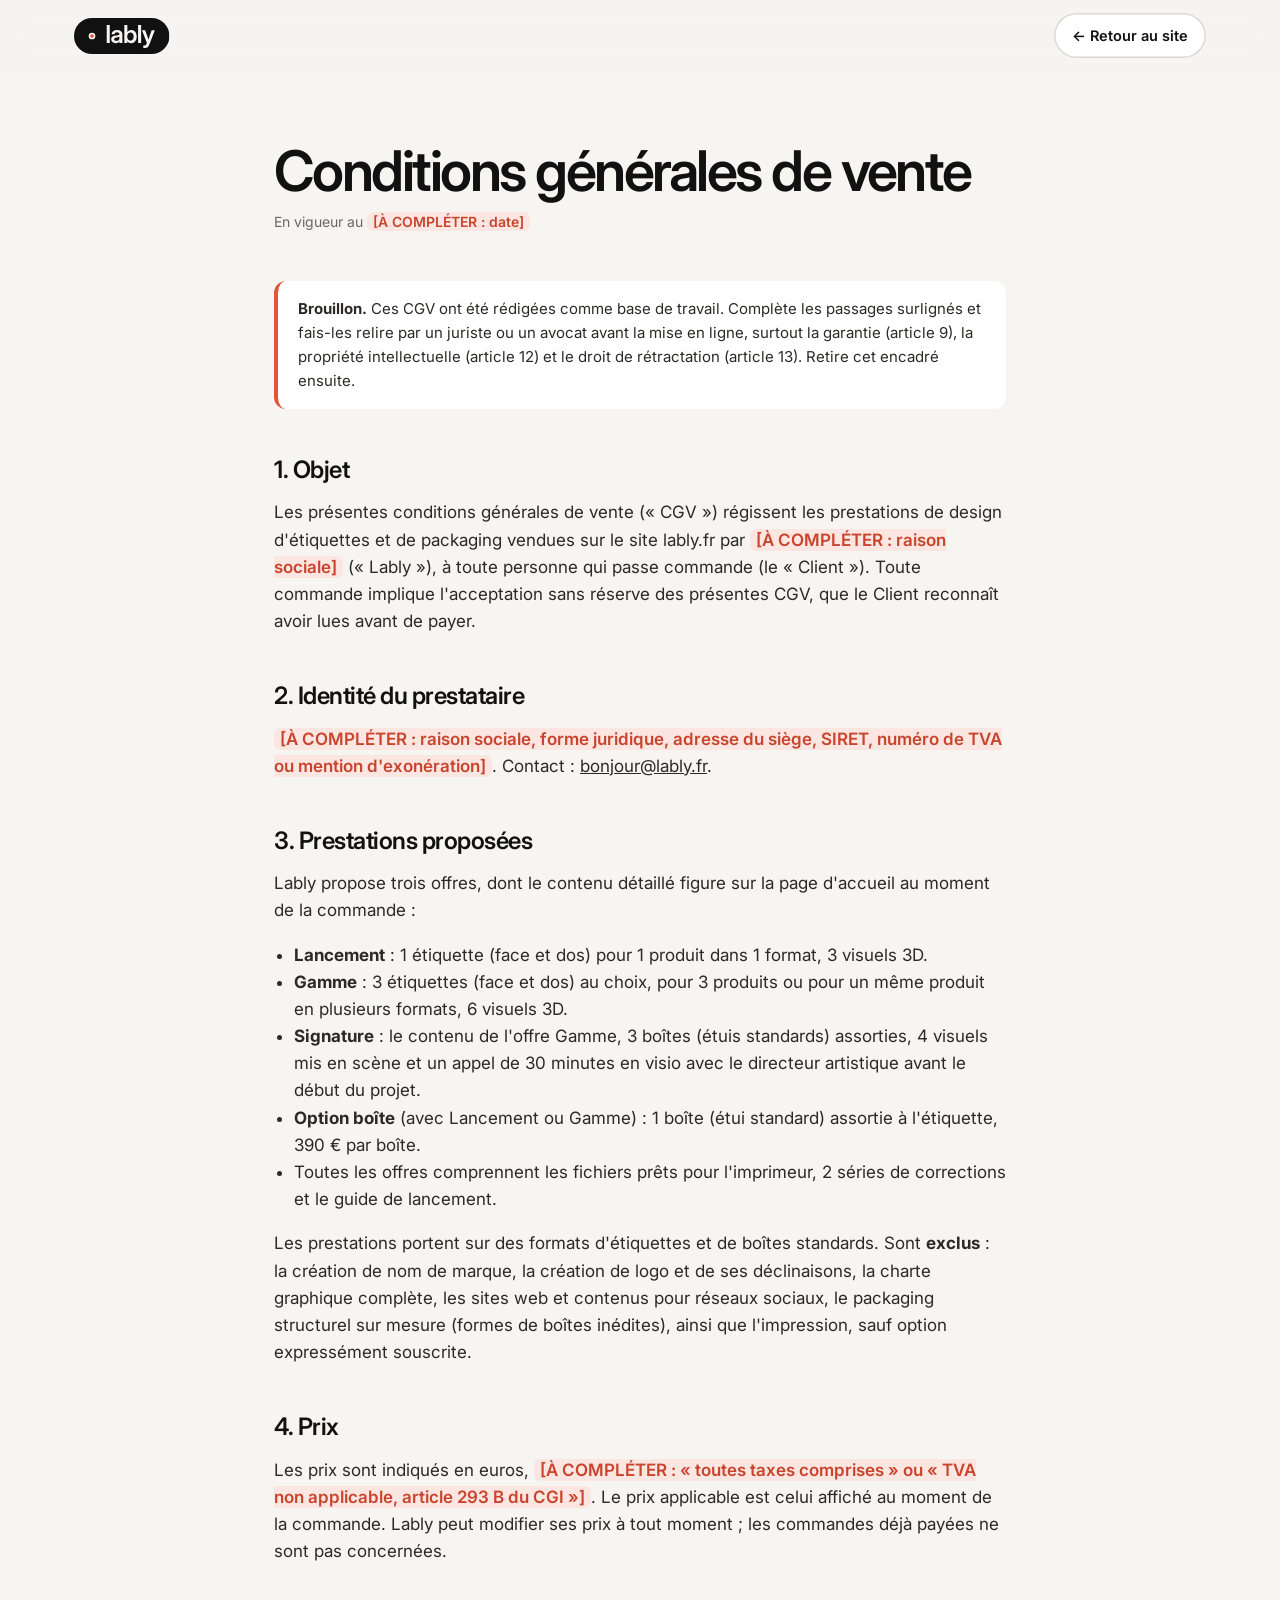
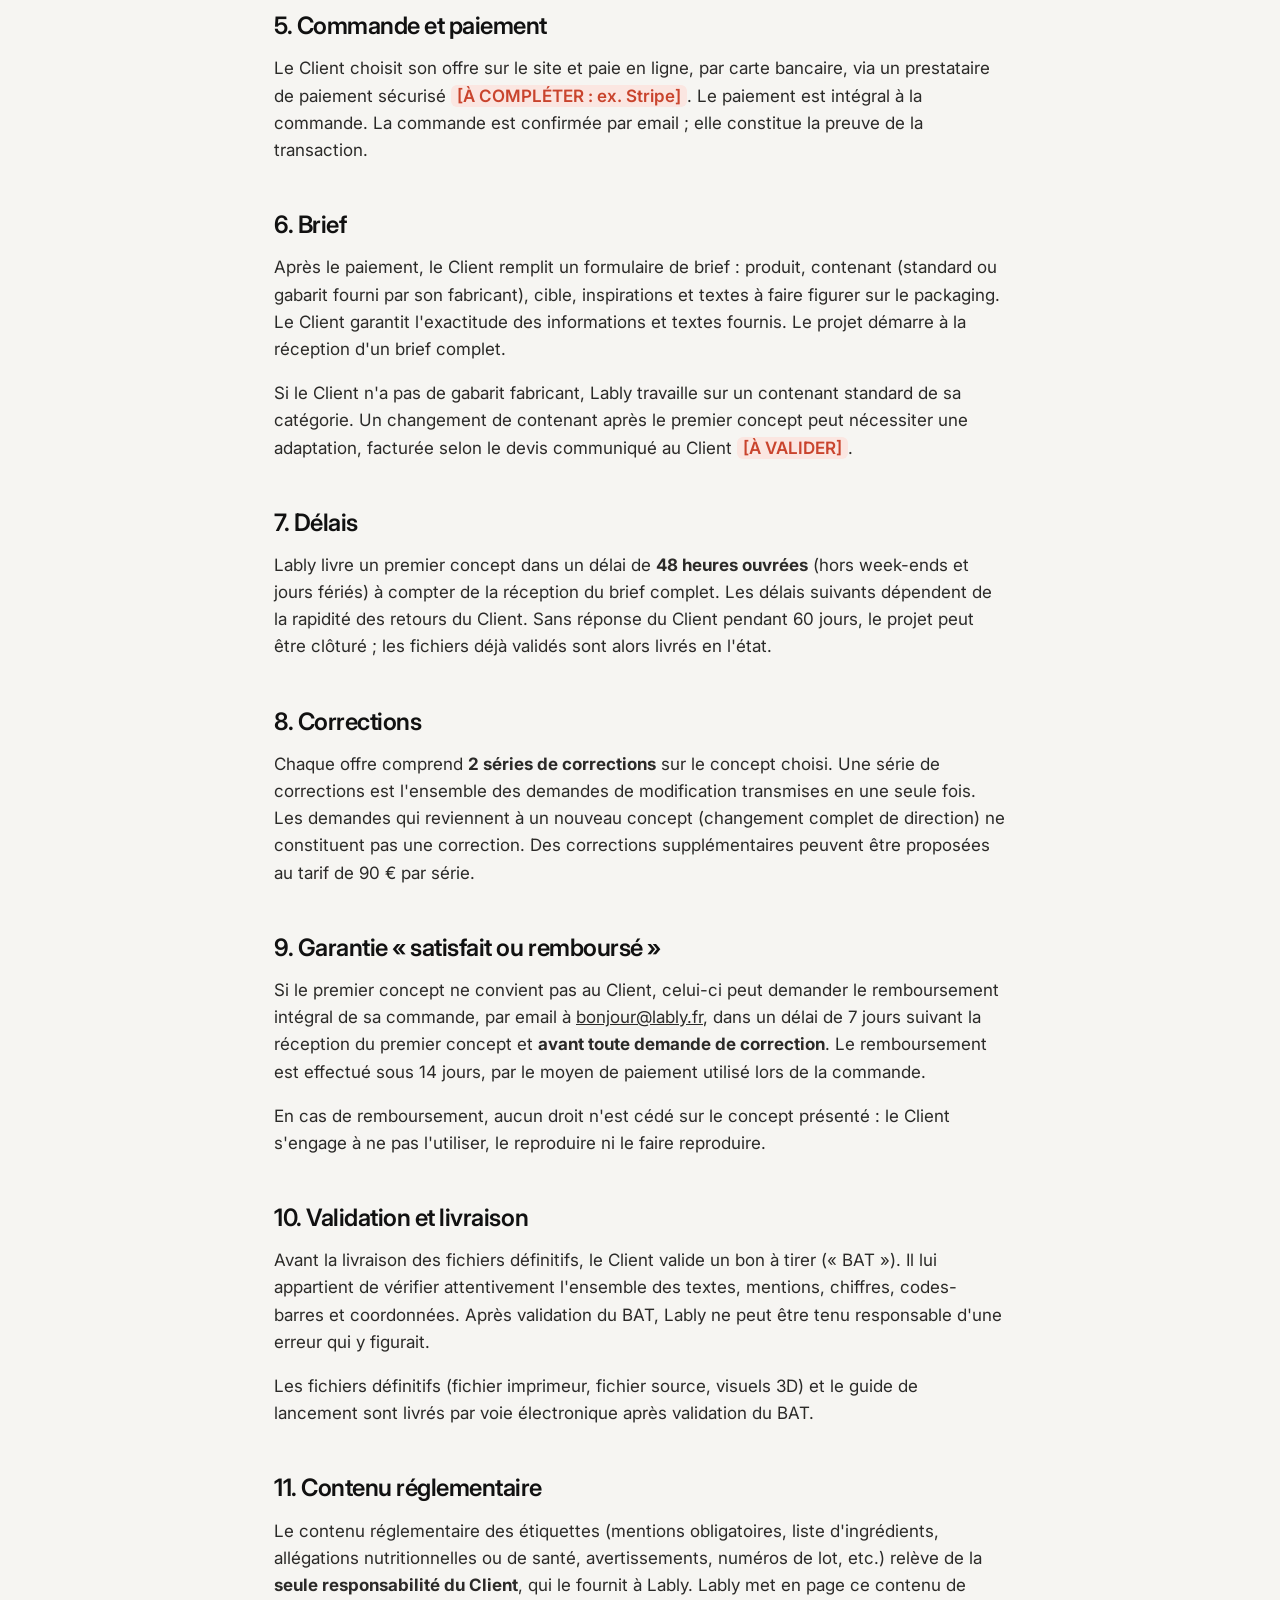
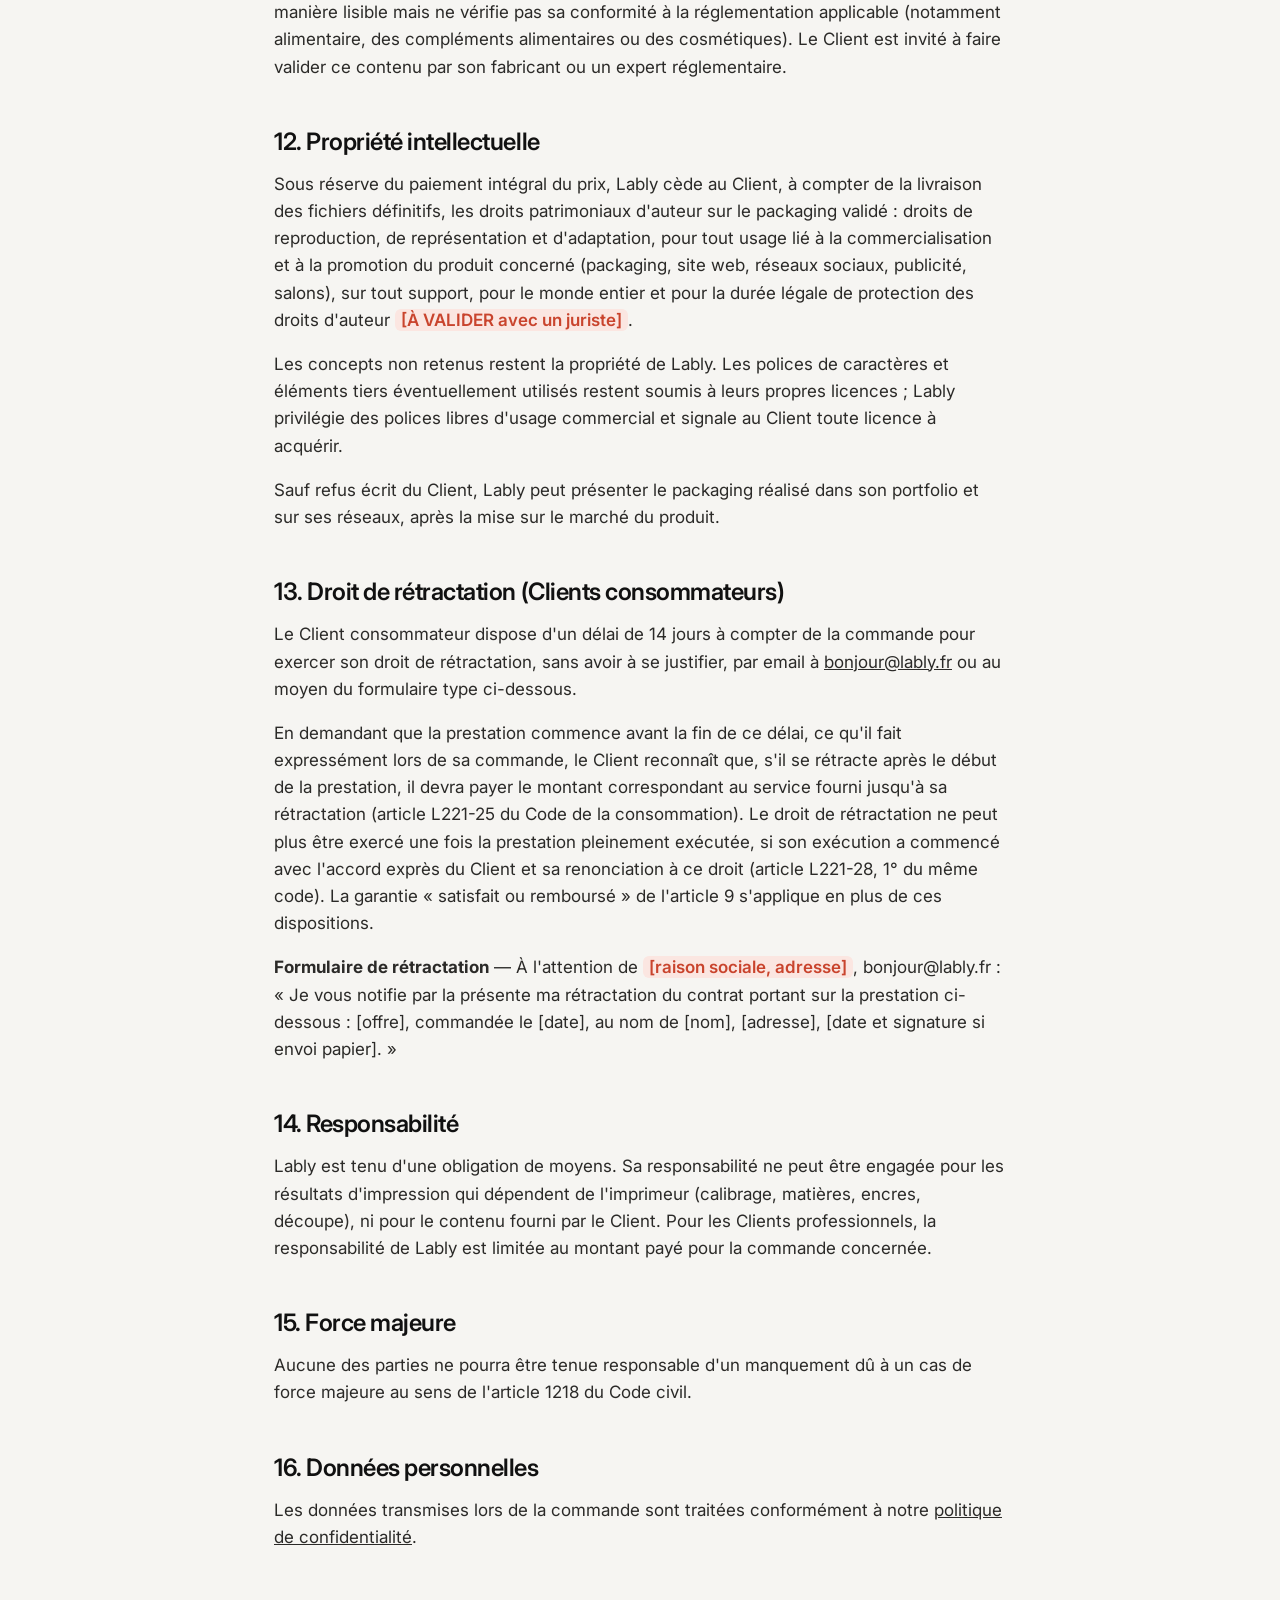
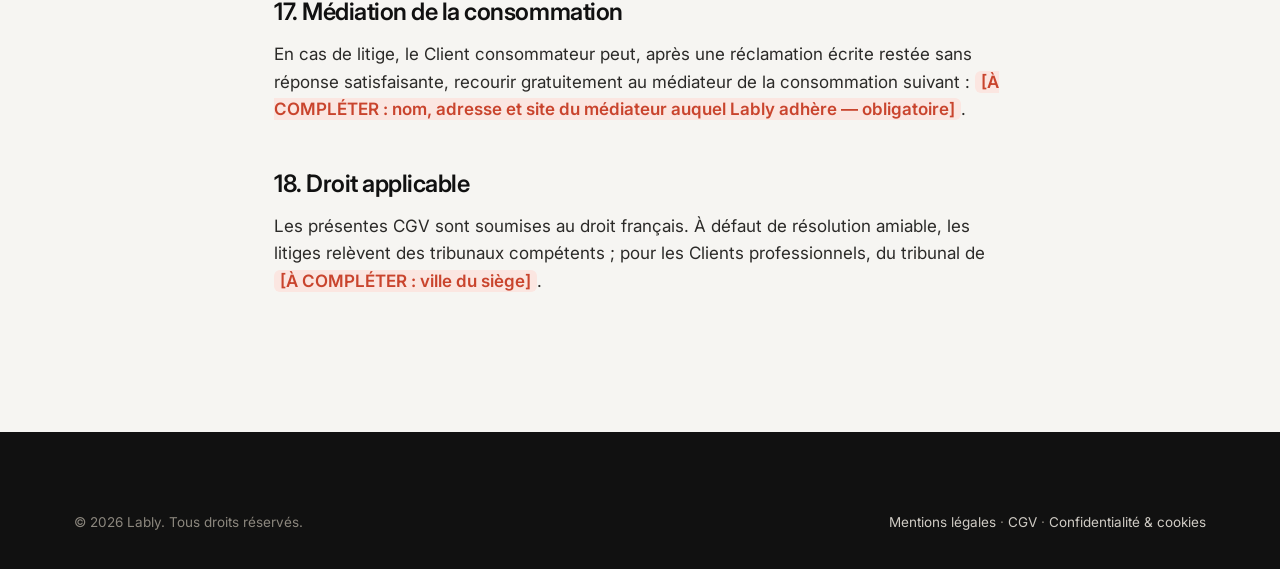
<file: cgv.html>
<!doctype html>
<html lang="fr">
<head>
  <meta charset="utf-8">
  <meta name="viewport" content="width=device-width, initial-scale=1">
  <title>Conditions générales de vente — Lably</title>
  <meta name="description" content="Conditions générales de vente des prestations de design packaging Lably.">
  <link rel="icon" type="image/svg+xml" href="brand/lably-icone.svg">
  <link rel="preconnect" href="https://fonts.googleapis.com">
  <link rel="preconnect" href="https://fonts.gstatic.com" crossorigin>
  <link href="https://fonts.googleapis.com/css2?family=Inter:opsz,wght@14..32,400..700&display=swap" rel="stylesheet">
  <link rel="stylesheet" href="assets/css/site.css?v=202611281425">
</head>
<body>

<header class="entete">
  <div class="wrap">
    <a class="logo" href="index.html" aria-label="Lably, accueil"><svg class="logo-svg" viewBox="0 0 372 140" width="372" height="140" role="img" aria-label="Lably"><defs><mask id="logo-trou" maskUnits="userSpaceOnUse" x="0" y="0" width="372" height="140"><rect width="372" height="140" fill="#fff"/><circle class="trou" cx="70" cy="70" r="13" fill="#000"/></mask><clipPath id="logo-cadre"><rect width="372" height="140" rx="70"/></clipPath></defs><g class="etiquette"><g mask="url(#logo-trou)" fill="#111111"><circle class="pilule-g" cx="70" cy="70" r="70"/><rect class="pilule-m" x="70" y="0" width="231.23" height="140"/><circle class="pilule-d" cx="301.23" cy="70" r="70"/></g><circle class="point" cx="70" cy="70" r="7" fill="#E2533A"/><g class="lettres" fill="#F6F5F2" clip-path="url(#logo-cadre)"><path class="lettre" style="--i:0" fill-rule="evenodd" d="M139.0625 27.078125H127.25V96.921875H139.0625Z"/><path class="lettre" style="--i:1" fill-rule="evenodd" d="M161.77625 97.71875C169.83875 97.71875 174.010625 94.34375 176.354375 89.9375H176.541875V96.921875H188.166875V63.171875C188.166875 52.859375 180.52625 46.4375 167.635625 46.4375C154.698125 46.4375 146.635625 52.953125 146.073125 62.796875H157.46375C157.791875 58.625 161.635625 55.625 167.40125 55.625C173.073125 55.625 176.448125 58.625 176.448125 62.84375V63.21875C176.448125 66.59375 173.3075 66.734375 164.12 67.765625C153.90125 68.84375 144.666875 71.609375 144.666875 82.859375C144.666875 92.75 151.9325 97.71875 161.77625 97.71875ZM164.6825 88.953125C159.52625 88.953125 156.198125 86.65625 156.198125 82.765625C156.198125 78.265625 160.510625 76.4375 165.573125 75.6875C170.448125 74.9375 175.041875 74.1875 176.495 73.25V78.59375C176.495 84.359375 172.416875 88.953125 164.6825 88.953125Z"/><path class="lettre" style="--i:2" fill-rule="evenodd" d="M222.45875 97.90625C235.39625 97.90625 243.880625 87.546875 243.880625 72.125C243.880625 56.890625 235.255625 46.4375 222.505625 46.4375C216.08375 46.4375 210.83375 49.015625 207.64625 54.453125H207.5525V27.078125H195.74V96.921875H207.365V89.375H207.45875C210.5525 95.09375 215.99 97.90625 222.45875 97.90625ZM219.693125 88.015625C211.95875 88.015625 206.89625 81.78125 206.89625 72.125C206.89625 62.515625 211.95875 56.234375 219.693125 56.234375C227.005625 56.234375 231.9275 61.90625 231.9275 72.125C231.9275 82.390625 227.005625 88.015625 219.693125 88.015625Z"/><path class="lettre" style="--i:3" fill-rule="evenodd" d="M261.01625 27.078125H249.20374999999999V96.921875H261.01625Z"/><path class="lettre" style="--i:4" fill-rule="evenodd" d="M269.526875 116.515625H277.26125C284.433125 116.515625 289.308125 112.8125 292.26125 105.078125L314.38625 47.421875H302.01125L292.964375 73.203125C291.69875 76.859375 290.526875 80.515625 289.401875 84.171875C288.276875 80.515625 287.058125 76.859375 285.839375 73.203125L276.745625 47.421875H264.23L283.308125 96.640625L281.48 101.421875C280.07375 105.3125 278.57375 106.90625 275.38625 106.90625H269.526875Z"/></g></g></svg></a>
    <a class="btn btn-contour btn-s" href="index.html">← Retour au site</a>
  </div>
</header>

<main class="legal">
  <div class="wrap">
    <h1>Conditions générales de vente</h1>
    <p class="maj">En vigueur au <span class="a-completer">[À COMPLÉTER&nbsp;: date]</span></p>

    <!-- À RETIRER avant la mise en ligne -->
    <div class="avertissement"><strong>Brouillon.</strong> Ces CGV ont été rédigées comme base de travail. Complète les passages surlignés et fais-les relire par un juriste ou un avocat avant la mise en ligne, surtout la garantie (article 9), la propriété intellectuelle (article 12) et le droit de rétractation (article 13). Retire cet encadré ensuite.</div>

    <h2>1. Objet</h2>
    <p>Les présentes conditions générales de vente («&nbsp;CGV&nbsp;») régissent les prestations de design d'étiquettes et de packaging vendues sur le site lably.fr par <span class="a-completer">[À COMPLÉTER&nbsp;: raison sociale]</span> («&nbsp;Lably&nbsp;»), à toute personne qui passe commande (le «&nbsp;Client&nbsp;»). Toute commande implique l'acceptation sans réserve des présentes CGV, que le Client reconnaît avoir lues avant de payer.</p>

    <h2>2. Identité du prestataire</h2>
    <p><span class="a-completer">[À COMPLÉTER&nbsp;: raison sociale, forme juridique, adresse du siège, SIRET, numéro de TVA ou mention d'exonération]</span>. Contact&nbsp;: <a href="mailto:bonjour@lably.fr">bonjour@lably.fr</a>.</p>

    <h2>3. Prestations proposées</h2>
    <p>Lably propose trois offres, dont le contenu détaillé figure sur la page d'accueil au moment de la commande&nbsp;:</p>
    <ul>
      <li><strong>Lancement</strong>&nbsp;: 1 étiquette (face et dos) pour 1 produit dans 1 format, 3 visuels 3D.</li>
      <li><strong>Gamme</strong>&nbsp;: 3 étiquettes (face et dos) au choix, pour 3 produits ou pour un même produit en plusieurs formats, 6 visuels 3D.</li>
      <li><strong>Signature</strong>&nbsp;: le contenu de l'offre Gamme, 3 boîtes (étuis standards) assorties, 4 visuels mis en scène et un appel de 30 minutes en visio avec le directeur artistique avant le début du projet.</li>
      <li><strong>Option boîte</strong> (avec Lancement ou Gamme)&nbsp;: 1 boîte (étui standard) assortie à l'étiquette, 390 € par boîte.</li>
      <li>Toutes les offres comprennent les fichiers prêts pour l'imprimeur, 2 séries de corrections et le guide de lancement.</li>
    </ul>
    <p>Les prestations portent sur des formats d'étiquettes et de boîtes standards. Sont <strong>exclus</strong>&nbsp;: la création de nom de marque, la création de logo et de ses déclinaisons, la charte graphique complète, les sites web et contenus pour réseaux sociaux, le packaging structurel sur mesure (formes de boîtes inédites), ainsi que l'impression, sauf option expressément souscrite.</p>

    <h2>4. Prix</h2>
    <p>Les prix sont indiqués en euros, <span class="a-completer">[À COMPLÉTER&nbsp;: «&nbsp;toutes taxes comprises&nbsp;» ou «&nbsp;TVA non applicable, article 293 B du CGI&nbsp;»]</span>. Le prix applicable est celui affiché au moment de la commande. Lably peut modifier ses prix à tout moment&nbsp;; les commandes déjà payées ne sont pas concernées.</p>

    <h2>5. Commande et paiement</h2>
    <p>Le Client choisit son offre sur le site et paie en ligne, par carte bancaire, via un prestataire de paiement sécurisé <span class="a-completer">[À COMPLÉTER&nbsp;: ex. Stripe]</span>. Le paiement est intégral à la commande. La commande est confirmée par email&nbsp;; elle constitue la preuve de la transaction.</p>

    <h2>6. Brief</h2>
    <p>Après le paiement, le Client remplit un formulaire de brief&nbsp;: produit, contenant (standard ou gabarit fourni par son fabricant), cible, inspirations et textes à faire figurer sur le packaging. Le Client garantit l'exactitude des informations et textes fournis. Le projet démarre à la réception d'un brief complet.</p>
    <p>Si le Client n'a pas de gabarit fabricant, Lably travaille sur un contenant standard de sa catégorie. Un changement de contenant après le premier concept peut nécessiter une adaptation, facturée selon le devis communiqué au Client <span class="a-completer">[À VALIDER]</span>.</p>

    <h2>7. Délais</h2>
    <p>Lably livre un premier concept dans un délai de <strong>48 heures ouvrées</strong> (hors week-ends et jours fériés) à compter de la réception du brief complet. Les délais suivants dépendent de la rapidité des retours du Client. Sans réponse du Client pendant 60 jours, le projet peut être clôturé&nbsp;; les fichiers déjà validés sont alors livrés en l'état.</p>

    <h2>8. Corrections</h2>
    <p>Chaque offre comprend <strong>2 séries de corrections</strong> sur le concept choisi. Une série de corrections est l'ensemble des demandes de modification transmises en une seule fois. Les demandes qui reviennent à un nouveau concept (changement complet de direction) ne constituent pas une correction. Des corrections supplémentaires peuvent être proposées au tarif de 90 € par série.</p>

    <h2>9. Garantie «&nbsp;satisfait ou remboursé&nbsp;»</h2>
    <p>Si le premier concept ne convient pas au Client, celui-ci peut demander le remboursement intégral de sa commande, par email à <a href="mailto:bonjour@lably.fr">bonjour@lably.fr</a>, dans un délai de 7 jours suivant la réception du premier concept et <strong>avant toute demande de correction</strong>. Le remboursement est effectué sous 14 jours, par le moyen de paiement utilisé lors de la commande.</p>
    <p>En cas de remboursement, aucun droit n'est cédé sur le concept présenté&nbsp;: le Client s'engage à ne pas l'utiliser, le reproduire ni le faire reproduire.</p>

    <h2>10. Validation et livraison</h2>
    <p>Avant la livraison des fichiers définitifs, le Client valide un bon à tirer («&nbsp;BAT&nbsp;»). Il lui appartient de vérifier attentivement l'ensemble des textes, mentions, chiffres, codes-barres et coordonnées. Après validation du BAT, Lably ne peut être tenu responsable d'une erreur qui y figurait.</p>
    <p>Les fichiers définitifs (fichier imprimeur, fichier source, visuels 3D) et le guide de lancement sont livrés par voie électronique après validation du BAT.</p>

    <h2>11. Contenu réglementaire</h2>
    <p>Le contenu réglementaire des étiquettes (mentions obligatoires, liste d'ingrédients, allégations nutritionnelles ou de santé, avertissements, numéros de lot, etc.) relève de la <strong>seule responsabilité du Client</strong>, qui le fournit à Lably. Lably met en page ce contenu de manière lisible mais ne vérifie pas sa conformité à la réglementation applicable (notamment alimentaire, des compléments alimentaires ou des cosmétiques). Le Client est invité à faire valider ce contenu par son fabricant ou un expert réglementaire.</p>

    <h2>12. Propriété intellectuelle</h2>
    <p>Sous réserve du paiement intégral du prix, Lably cède au Client, à compter de la livraison des fichiers définitifs, les droits patrimoniaux d'auteur sur le packaging validé&nbsp;: droits de reproduction, de représentation et d'adaptation, pour tout usage lié à la commercialisation et à la promotion du produit concerné (packaging, site web, réseaux sociaux, publicité, salons), sur tout support, pour le monde entier et pour la durée légale de protection des droits d'auteur <span class="a-completer">[À VALIDER avec un juriste]</span>.</p>
    <p>Les concepts non retenus restent la propriété de Lably. Les polices de caractères et éléments tiers éventuellement utilisés restent soumis à leurs propres licences&nbsp;; Lably privilégie des polices libres d'usage commercial et signale au Client toute licence à acquérir.</p>
    <p>Sauf refus écrit du Client, Lably peut présenter le packaging réalisé dans son portfolio et sur ses réseaux, après la mise sur le marché du produit.</p>

    <h2>13. Droit de rétractation (Clients consommateurs)</h2>
    <p>Le Client consommateur dispose d'un délai de 14 jours à compter de la commande pour exercer son droit de rétractation, sans avoir à se justifier, par email à <a href="mailto:bonjour@lably.fr">bonjour@lably.fr</a> ou au moyen du formulaire type ci-dessous.</p>
    <p>En demandant que la prestation commence avant la fin de ce délai, ce qu'il fait expressément lors de sa commande, le Client reconnaît que, s'il se rétracte après le début de la prestation, il devra payer le montant correspondant au service fourni jusqu'à sa rétractation (article L221-25 du Code de la consommation). Le droit de rétractation ne peut plus être exercé une fois la prestation pleinement exécutée, si son exécution a commencé avec l'accord exprès du Client et sa renonciation à ce droit (article L221-28, 1° du même code). La garantie «&nbsp;satisfait ou remboursé&nbsp;» de l'article 9 s'applique en plus de ces dispositions.</p>
    <p><strong>Formulaire de rétractation</strong> — À l'attention de <span class="a-completer">[raison sociale, adresse]</span>, bonjour@lably.fr&nbsp;: «&nbsp;Je vous notifie par la présente ma rétractation du contrat portant sur la prestation ci-dessous&nbsp;: [offre], commandée le [date], au nom de [nom], [adresse], [date et signature si envoi papier].&nbsp;»</p>

    <h2>14. Responsabilité</h2>
    <p>Lably est tenu d'une obligation de moyens. Sa responsabilité ne peut être engagée pour les résultats d'impression qui dépendent de l'imprimeur (calibrage, matières, encres, découpe), ni pour le contenu fourni par le Client. Pour les Clients professionnels, la responsabilité de Lably est limitée au montant payé pour la commande concernée.</p>

    <h2>15. Force majeure</h2>
    <p>Aucune des parties ne pourra être tenue responsable d'un manquement dû à un cas de force majeure au sens de l'article 1218 du Code civil.</p>

    <h2>16. Données personnelles</h2>
    <p>Les données transmises lors de la commande sont traitées conformément à notre <a href="confidentialite.html">politique de confidentialité</a>.</p>

    <h2>17. Médiation de la consommation</h2>
    <p>En cas de litige, le Client consommateur peut, après une réclamation écrite restée sans réponse satisfaisante, recourir gratuitement au médiateur de la consommation suivant&nbsp;: <span class="a-completer">[À COMPLÉTER&nbsp;: nom, adresse et site du médiateur auquel Lably adhère — obligatoire]</span>.</p>

    <h2>18. Droit applicable</h2>
    <p>Les présentes CGV sont soumises au droit français. À défaut de résolution amiable, les litiges relèvent des tribunaux compétents&nbsp;; pour les Clients professionnels, du tribunal de <span class="a-completer">[À COMPLÉTER&nbsp;: ville du siège]</span>.</p>
  </div>
</main>

<footer class="pied">
  <div class="wrap">
    <div class="pied-bas" style="padding-top: 0">
      <span>© 2026 Lably. Tous droits réservés.</span>
      <span><a href="mentions-legales.html">Mentions légales</a> · <a href="cgv.html">CGV</a> · <a href="confidentialite.html">Confidentialité &amp; cookies</a></span>
    </div>
  </div>
</footer>
<script src="assets/js/site.js?v=202611272230"></script>
</body>
</html>
</file>
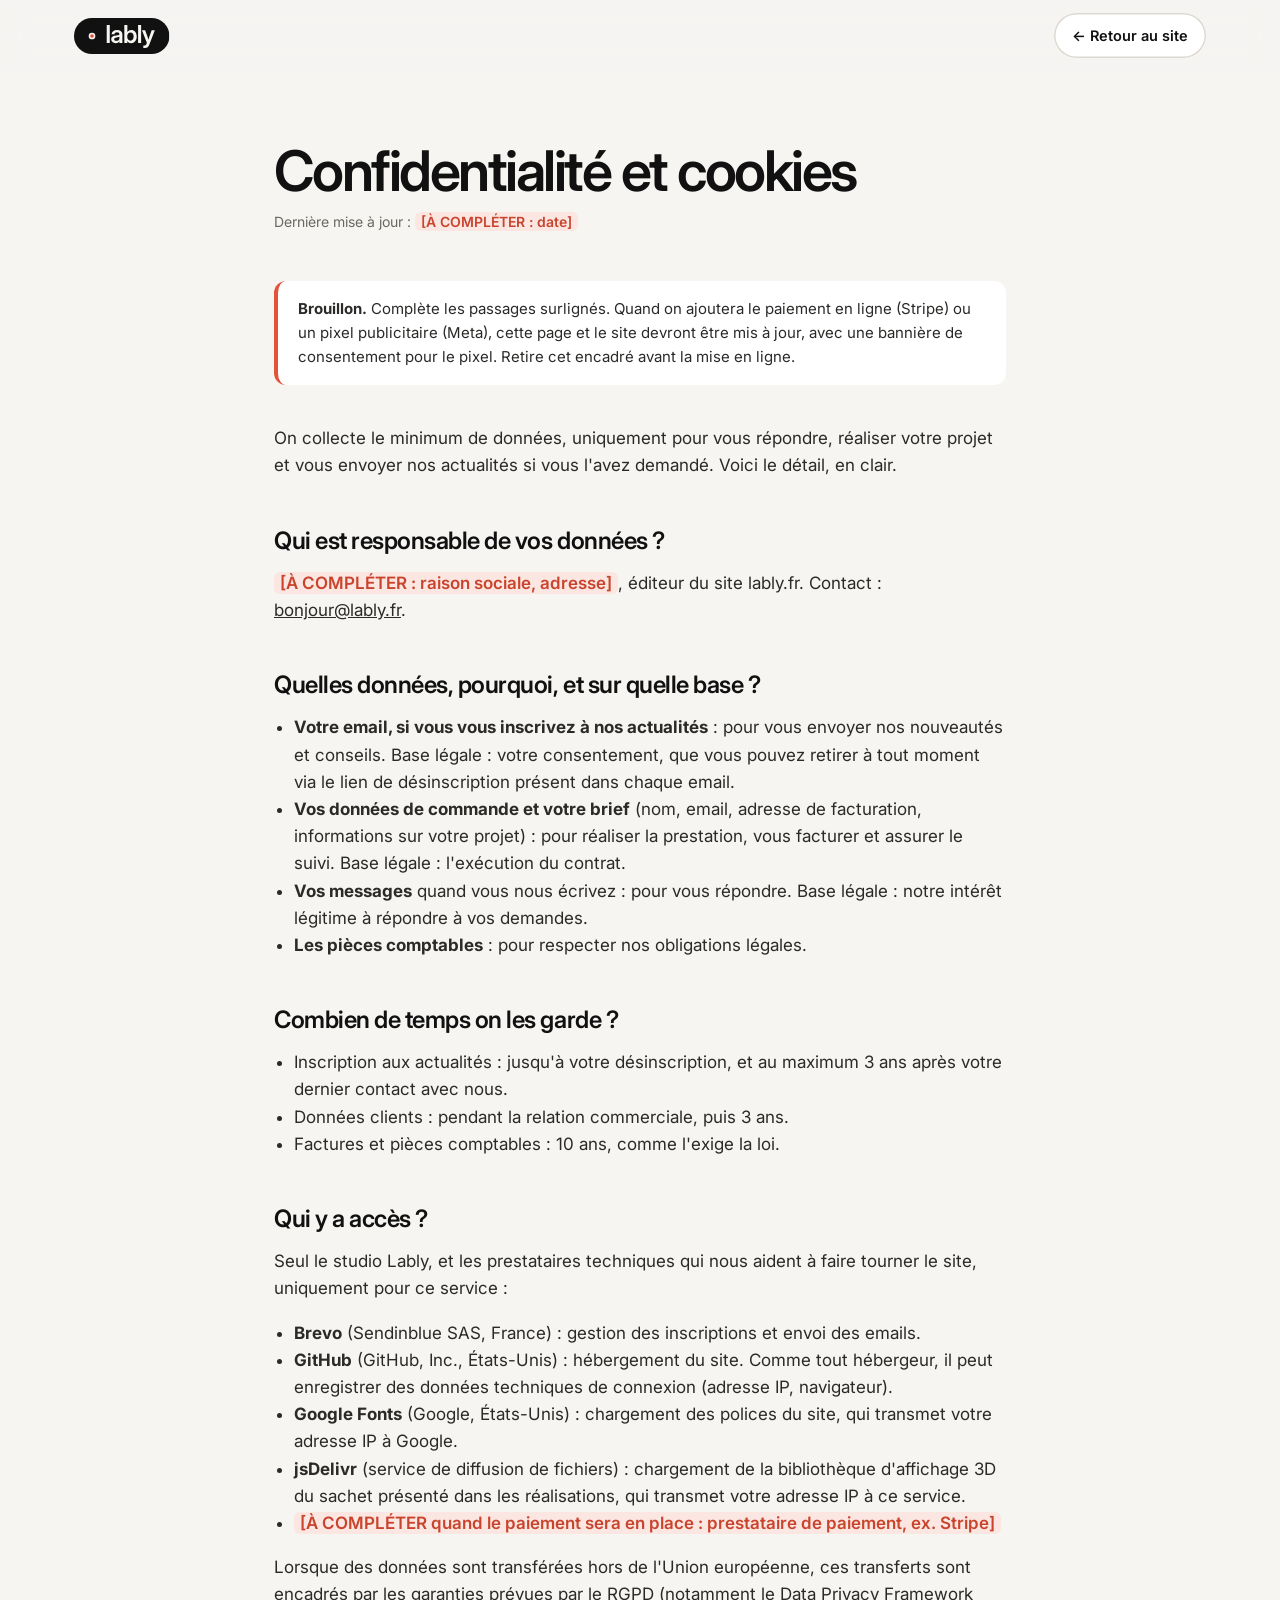
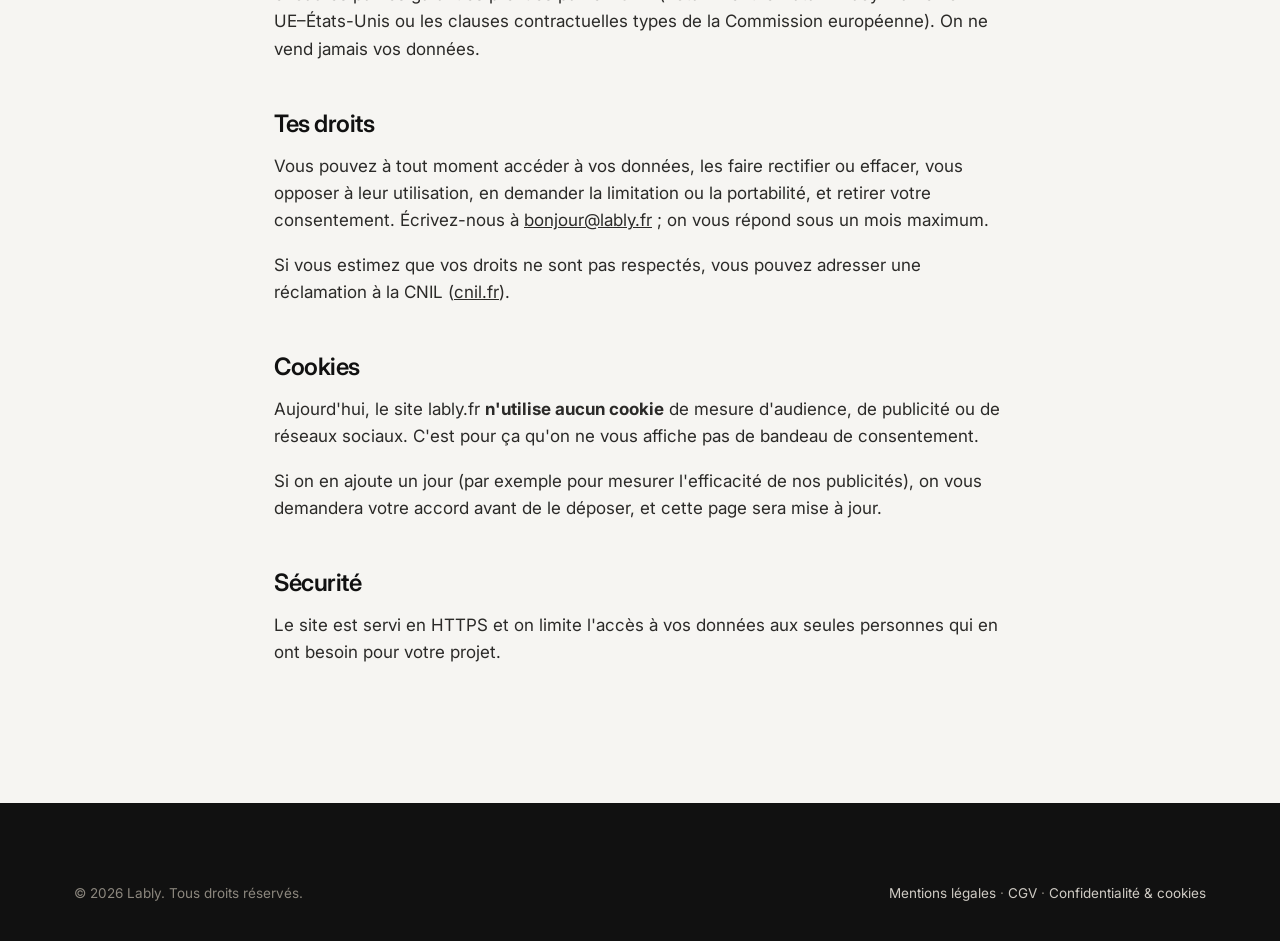
<file: confidentialite.html>
<!doctype html>
<html lang="fr">
<head>
  <meta charset="utf-8">
  <meta name="viewport" content="width=device-width, initial-scale=1">
  <title>Confidentialité et cookies — Lably</title>
  <meta name="description" content="Politique de confidentialité et de cookies du site lably.fr.">
  <link rel="icon" type="image/svg+xml" href="brand/lably-icone.svg">
  <link rel="preconnect" href="https://fonts.googleapis.com">
  <link rel="preconnect" href="https://fonts.gstatic.com" crossorigin>
  <link href="https://fonts.googleapis.com/css2?family=Inter:opsz,wght@14..32,400..700&display=swap" rel="stylesheet">
  <link rel="stylesheet" href="assets/css/site.css?v=202611281425">
</head>
<body>

<header class="entete">
  <div class="wrap">
    <a class="logo" href="index.html" aria-label="Lably, accueil"><svg class="logo-svg" viewBox="0 0 372 140" width="372" height="140" role="img" aria-label="Lably"><defs><mask id="logo-trou" maskUnits="userSpaceOnUse" x="0" y="0" width="372" height="140"><rect width="372" height="140" fill="#fff"/><circle class="trou" cx="70" cy="70" r="13" fill="#000"/></mask><clipPath id="logo-cadre"><rect width="372" height="140" rx="70"/></clipPath></defs><g class="etiquette"><g mask="url(#logo-trou)" fill="#111111"><circle class="pilule-g" cx="70" cy="70" r="70"/><rect class="pilule-m" x="70" y="0" width="231.23" height="140"/><circle class="pilule-d" cx="301.23" cy="70" r="70"/></g><circle class="point" cx="70" cy="70" r="7" fill="#E2533A"/><g class="lettres" fill="#F6F5F2" clip-path="url(#logo-cadre)"><path class="lettre" style="--i:0" fill-rule="evenodd" d="M139.0625 27.078125H127.25V96.921875H139.0625Z"/><path class="lettre" style="--i:1" fill-rule="evenodd" d="M161.77625 97.71875C169.83875 97.71875 174.010625 94.34375 176.354375 89.9375H176.541875V96.921875H188.166875V63.171875C188.166875 52.859375 180.52625 46.4375 167.635625 46.4375C154.698125 46.4375 146.635625 52.953125 146.073125 62.796875H157.46375C157.791875 58.625 161.635625 55.625 167.40125 55.625C173.073125 55.625 176.448125 58.625 176.448125 62.84375V63.21875C176.448125 66.59375 173.3075 66.734375 164.12 67.765625C153.90125 68.84375 144.666875 71.609375 144.666875 82.859375C144.666875 92.75 151.9325 97.71875 161.77625 97.71875ZM164.6825 88.953125C159.52625 88.953125 156.198125 86.65625 156.198125 82.765625C156.198125 78.265625 160.510625 76.4375 165.573125 75.6875C170.448125 74.9375 175.041875 74.1875 176.495 73.25V78.59375C176.495 84.359375 172.416875 88.953125 164.6825 88.953125Z"/><path class="lettre" style="--i:2" fill-rule="evenodd" d="M222.45875 97.90625C235.39625 97.90625 243.880625 87.546875 243.880625 72.125C243.880625 56.890625 235.255625 46.4375 222.505625 46.4375C216.08375 46.4375 210.83375 49.015625 207.64625 54.453125H207.5525V27.078125H195.74V96.921875H207.365V89.375H207.45875C210.5525 95.09375 215.99 97.90625 222.45875 97.90625ZM219.693125 88.015625C211.95875 88.015625 206.89625 81.78125 206.89625 72.125C206.89625 62.515625 211.95875 56.234375 219.693125 56.234375C227.005625 56.234375 231.9275 61.90625 231.9275 72.125C231.9275 82.390625 227.005625 88.015625 219.693125 88.015625Z"/><path class="lettre" style="--i:3" fill-rule="evenodd" d="M261.01625 27.078125H249.20374999999999V96.921875H261.01625Z"/><path class="lettre" style="--i:4" fill-rule="evenodd" d="M269.526875 116.515625H277.26125C284.433125 116.515625 289.308125 112.8125 292.26125 105.078125L314.38625 47.421875H302.01125L292.964375 73.203125C291.69875 76.859375 290.526875 80.515625 289.401875 84.171875C288.276875 80.515625 287.058125 76.859375 285.839375 73.203125L276.745625 47.421875H264.23L283.308125 96.640625L281.48 101.421875C280.07375 105.3125 278.57375 106.90625 275.38625 106.90625H269.526875Z"/></g></g></svg></a>
    <a class="btn btn-contour btn-s" href="index.html">← Retour au site</a>
  </div>
</header>

<main class="legal">
  <div class="wrap">
    <h1>Confidentialité et cookies</h1>
    <p class="maj">Dernière mise à jour&nbsp;: <span class="a-completer">[À COMPLÉTER&nbsp;: date]</span></p>

    <!-- À RETIRER avant la mise en ligne -->
    <div class="avertissement"><strong>Brouillon.</strong> Complète les passages surlignés. Quand on ajoutera le paiement en ligne (Stripe) ou un pixel publicitaire (Meta), cette page et le site devront être mis à jour, avec une bannière de consentement pour le pixel. Retire cet encadré avant la mise en ligne.</div>

    <p>On collecte le minimum de données, uniquement pour vous répondre, réaliser votre projet et vous envoyer nos actualités si vous l'avez demandé. Voici le détail, en clair.</p>

    <h2>Qui est responsable de vos données&nbsp;?</h2>
    <p><span class="a-completer">[À COMPLÉTER&nbsp;: raison sociale, adresse]</span>, éditeur du site lably.fr. Contact&nbsp;: <a href="mailto:bonjour@lably.fr">bonjour@lably.fr</a>.</p>

    <h2>Quelles données, pourquoi, et sur quelle base&nbsp;?</h2>
    <ul>
      <li><strong>Votre email, si vous vous inscrivez à nos actualités</strong>&nbsp;: pour vous envoyer nos nouveautés et conseils. Base légale&nbsp;: votre consentement, que vous pouvez retirer à tout moment via le lien de désinscription présent dans chaque email.</li>
      <li><strong>Vos données de commande et votre brief</strong> (nom, email, adresse de facturation, informations sur votre projet)&nbsp;: pour réaliser la prestation, vous facturer et assurer le suivi. Base légale&nbsp;: l'exécution du contrat.</li>
      <li><strong>Vos messages</strong> quand vous nous écrivez&nbsp;: pour vous répondre. Base légale&nbsp;: notre intérêt légitime à répondre à vos demandes.</li>
      <li><strong>Les pièces comptables</strong>&nbsp;: pour respecter nos obligations légales.</li>
    </ul>

    <h2>Combien de temps on les garde&nbsp;?</h2>
    <ul>
      <li>Inscription aux actualités&nbsp;: jusqu'à votre désinscription, et au maximum 3 ans après votre dernier contact avec nous.</li>
      <li>Données clients&nbsp;: pendant la relation commerciale, puis 3 ans.</li>
      <li>Factures et pièces comptables&nbsp;: 10 ans, comme l'exige la loi.</li>
    </ul>

    <h2>Qui y a accès&nbsp;?</h2>
    <p>Seul le studio Lably, et les prestataires techniques qui nous aident à faire tourner le site, uniquement pour ce service&nbsp;:</p>
    <ul>
      <li><strong>Brevo</strong> (Sendinblue SAS, France)&nbsp;: gestion des inscriptions et envoi des emails.</li>
      <li><strong>GitHub</strong> (GitHub, Inc., États-Unis)&nbsp;: hébergement du site. Comme tout hébergeur, il peut enregistrer des données techniques de connexion (adresse IP, navigateur).</li>
      <li><strong>Google Fonts</strong> (Google, États-Unis)&nbsp;: chargement des polices du site, qui transmet votre adresse IP à Google.</li>
      <li><strong>jsDelivr</strong> (service de diffusion de fichiers)&nbsp;: chargement de la bibliothèque d'affichage 3D du sachet présenté dans les réalisations, qui transmet votre adresse IP à ce service.</li>
      <li><span class="a-completer">[À COMPLÉTER quand le paiement sera en place&nbsp;: prestataire de paiement, ex. Stripe]</span></li>
    </ul>
    <p>Lorsque des données sont transférées hors de l'Union européenne, ces transferts sont encadrés par les garanties prévues par le RGPD (notamment le Data Privacy Framework UE–États-Unis ou les clauses contractuelles types de la Commission européenne). On ne vend jamais vos données.</p>

    <h2>Tes droits</h2>
    <p>Vous pouvez à tout moment accéder à vos données, les faire rectifier ou effacer, vous opposer à leur utilisation, en demander la limitation ou la portabilité, et retirer votre consentement. Écrivez-nous à <a href="mailto:bonjour@lably.fr">bonjour@lably.fr</a>&nbsp;; on vous répond sous un mois maximum.</p>
    <p>Si vous estimez que vos droits ne sont pas respectés, vous pouvez adresser une réclamation à la CNIL (<a href="https://www.cnil.fr" rel="noopener">cnil.fr</a>).</p>

    <h2>Cookies</h2>
    <p>Aujourd'hui, le site lably.fr <strong>n'utilise aucun cookie</strong> de mesure d'audience, de publicité ou de réseaux sociaux. C'est pour ça qu'on ne vous affiche pas de bandeau de consentement.</p>
    <p>Si on en ajoute un jour (par exemple pour mesurer l'efficacité de nos publicités), on vous demandera votre accord avant de le déposer, et cette page sera mise à jour.</p>

    <h2>Sécurité</h2>
    <p>Le site est servi en HTTPS et on limite l'accès à vos données aux seules personnes qui en ont besoin pour votre projet.</p>
  </div>
</main>

<footer class="pied">
  <div class="wrap">
    <div class="pied-bas" style="padding-top: 0">
      <span>© 2026 Lably. Tous droits réservés.</span>
      <span><a href="mentions-legales.html">Mentions légales</a> · <a href="cgv.html">CGV</a> · <a href="confidentialite.html">Confidentialité &amp; cookies</a></span>
    </div>
  </div>
</footer>
<script src="assets/js/site.js?v=202611272230"></script>
</body>
</html>
</file>
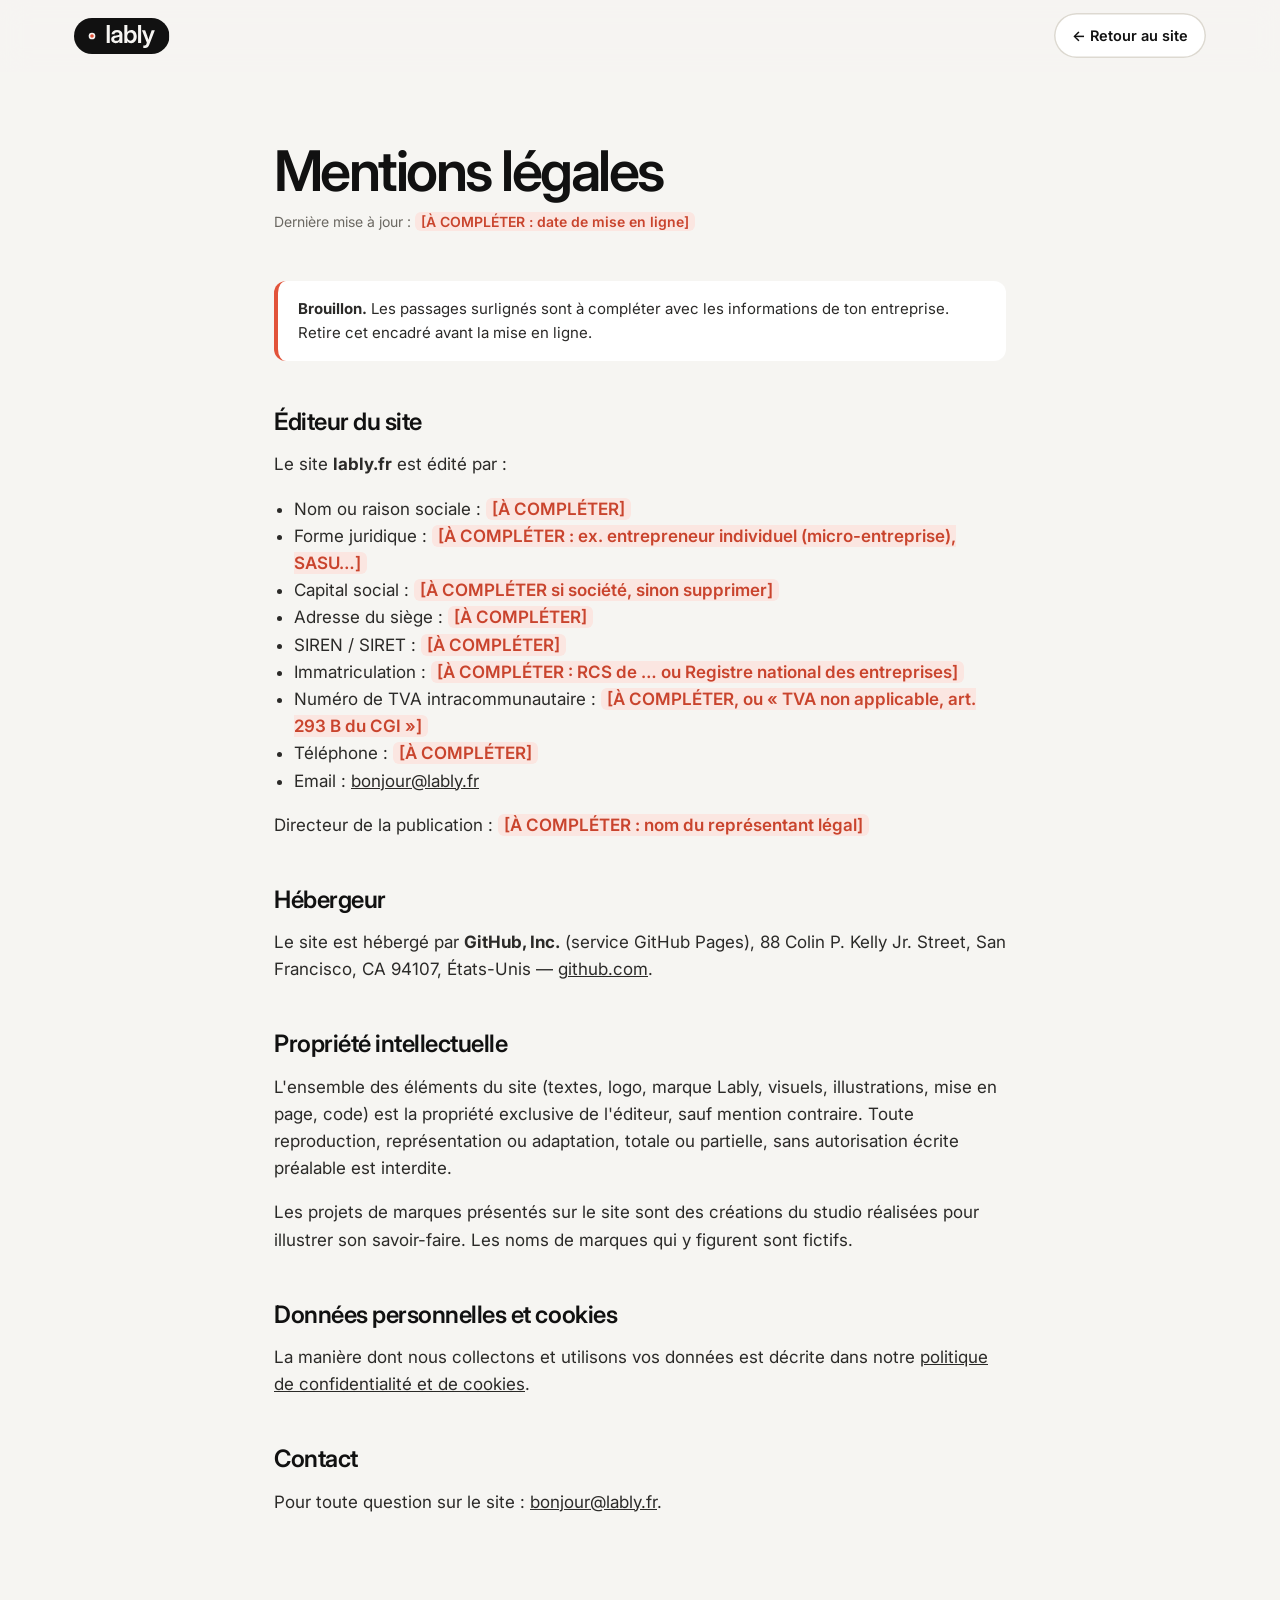
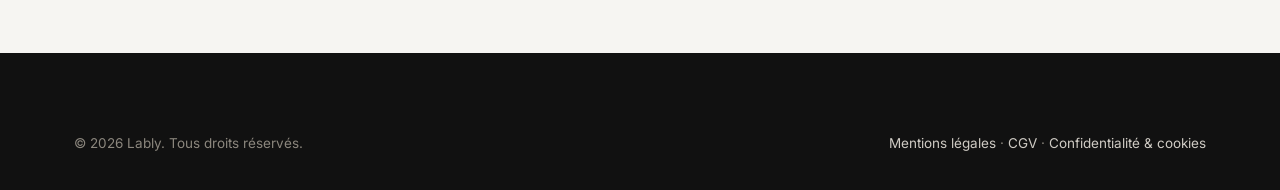
<file: mentions-legales.html>
<!doctype html>
<html lang="fr">
<head>
  <meta charset="utf-8">
  <meta name="viewport" content="width=device-width, initial-scale=1">
  <title>Mentions légales — Lably</title>
  <meta name="description" content="Mentions légales du site lably.fr.">
  <meta name="robots" content="noindex">
  <link rel="icon" type="image/svg+xml" href="brand/lably-icone.svg">
  <link rel="preconnect" href="https://fonts.googleapis.com">
  <link rel="preconnect" href="https://fonts.gstatic.com" crossorigin>
  <link href="https://fonts.googleapis.com/css2?family=Inter:opsz,wght@14..32,400..700&display=swap" rel="stylesheet">
  <link rel="stylesheet" href="assets/css/site.css?v=202611281425">
</head>
<body>

<header class="entete">
  <div class="wrap">
    <a class="logo" href="index.html" aria-label="Lably, accueil"><svg class="logo-svg" viewBox="0 0 372 140" width="372" height="140" role="img" aria-label="Lably"><defs><mask id="logo-trou" maskUnits="userSpaceOnUse" x="0" y="0" width="372" height="140"><rect width="372" height="140" fill="#fff"/><circle class="trou" cx="70" cy="70" r="13" fill="#000"/></mask><clipPath id="logo-cadre"><rect width="372" height="140" rx="70"/></clipPath></defs><g class="etiquette"><g mask="url(#logo-trou)" fill="#111111"><circle class="pilule-g" cx="70" cy="70" r="70"/><rect class="pilule-m" x="70" y="0" width="231.23" height="140"/><circle class="pilule-d" cx="301.23" cy="70" r="70"/></g><circle class="point" cx="70" cy="70" r="7" fill="#E2533A"/><g class="lettres" fill="#F6F5F2" clip-path="url(#logo-cadre)"><path class="lettre" style="--i:0" fill-rule="evenodd" d="M139.0625 27.078125H127.25V96.921875H139.0625Z"/><path class="lettre" style="--i:1" fill-rule="evenodd" d="M161.77625 97.71875C169.83875 97.71875 174.010625 94.34375 176.354375 89.9375H176.541875V96.921875H188.166875V63.171875C188.166875 52.859375 180.52625 46.4375 167.635625 46.4375C154.698125 46.4375 146.635625 52.953125 146.073125 62.796875H157.46375C157.791875 58.625 161.635625 55.625 167.40125 55.625C173.073125 55.625 176.448125 58.625 176.448125 62.84375V63.21875C176.448125 66.59375 173.3075 66.734375 164.12 67.765625C153.90125 68.84375 144.666875 71.609375 144.666875 82.859375C144.666875 92.75 151.9325 97.71875 161.77625 97.71875ZM164.6825 88.953125C159.52625 88.953125 156.198125 86.65625 156.198125 82.765625C156.198125 78.265625 160.510625 76.4375 165.573125 75.6875C170.448125 74.9375 175.041875 74.1875 176.495 73.25V78.59375C176.495 84.359375 172.416875 88.953125 164.6825 88.953125Z"/><path class="lettre" style="--i:2" fill-rule="evenodd" d="M222.45875 97.90625C235.39625 97.90625 243.880625 87.546875 243.880625 72.125C243.880625 56.890625 235.255625 46.4375 222.505625 46.4375C216.08375 46.4375 210.83375 49.015625 207.64625 54.453125H207.5525V27.078125H195.74V96.921875H207.365V89.375H207.45875C210.5525 95.09375 215.99 97.90625 222.45875 97.90625ZM219.693125 88.015625C211.95875 88.015625 206.89625 81.78125 206.89625 72.125C206.89625 62.515625 211.95875 56.234375 219.693125 56.234375C227.005625 56.234375 231.9275 61.90625 231.9275 72.125C231.9275 82.390625 227.005625 88.015625 219.693125 88.015625Z"/><path class="lettre" style="--i:3" fill-rule="evenodd" d="M261.01625 27.078125H249.20374999999999V96.921875H261.01625Z"/><path class="lettre" style="--i:4" fill-rule="evenodd" d="M269.526875 116.515625H277.26125C284.433125 116.515625 289.308125 112.8125 292.26125 105.078125L314.38625 47.421875H302.01125L292.964375 73.203125C291.69875 76.859375 290.526875 80.515625 289.401875 84.171875C288.276875 80.515625 287.058125 76.859375 285.839375 73.203125L276.745625 47.421875H264.23L283.308125 96.640625L281.48 101.421875C280.07375 105.3125 278.57375 106.90625 275.38625 106.90625H269.526875Z"/></g></g></svg></a>
    <a class="btn btn-contour btn-s" href="index.html">← Retour au site</a>
  </div>
</header>

<main class="legal">
  <div class="wrap">
    <h1>Mentions légales</h1>
    <p class="maj">Dernière mise à jour&nbsp;: <span class="a-completer">[À COMPLÉTER&nbsp;: date de mise en ligne]</span></p>

    <!-- À RETIRER avant la mise en ligne -->
    <div class="avertissement"><strong>Brouillon.</strong> Les passages surlignés sont à compléter avec les informations de ton entreprise. Retire cet encadré avant la mise en ligne.</div>

    <h2>Éditeur du site</h2>
    <p>Le site <strong>lably.fr</strong> est édité par&nbsp;:</p>
    <ul>
      <li>Nom ou raison sociale&nbsp;: <span class="a-completer">[À COMPLÉTER]</span></li>
      <li>Forme juridique&nbsp;: <span class="a-completer">[À COMPLÉTER&nbsp;: ex. entrepreneur individuel (micro-entreprise), SASU…]</span></li>
      <li>Capital social&nbsp;: <span class="a-completer">[À COMPLÉTER si société, sinon supprimer]</span></li>
      <li>Adresse du siège&nbsp;: <span class="a-completer">[À COMPLÉTER]</span></li>
      <li>SIREN / SIRET&nbsp;: <span class="a-completer">[À COMPLÉTER]</span></li>
      <li>Immatriculation&nbsp;: <span class="a-completer">[À COMPLÉTER&nbsp;: RCS de … ou Registre national des entreprises]</span></li>
      <li>Numéro de TVA intracommunautaire&nbsp;: <span class="a-completer">[À COMPLÉTER, ou «&nbsp;TVA non applicable, art. 293 B du CGI&nbsp;»]</span></li>
      <li>Téléphone&nbsp;: <span class="a-completer">[À COMPLÉTER]</span></li>
      <li>Email&nbsp;: <a href="mailto:bonjour@lably.fr">bonjour@lably.fr</a></li>
    </ul>
    <p>Directeur de la publication&nbsp;: <span class="a-completer">[À COMPLÉTER&nbsp;: nom du représentant légal]</span></p>

    <h2>Hébergeur</h2>
    <p>Le site est hébergé par <strong>GitHub, Inc.</strong> (service GitHub Pages), 88 Colin P. Kelly Jr. Street, San Francisco, CA 94107, États-Unis — <a href="https://github.com" rel="noopener">github.com</a>.</p>

    <h2>Propriété intellectuelle</h2>
    <p>L'ensemble des éléments du site (textes, logo, marque Lably, visuels, illustrations, mise en page, code) est la propriété exclusive de l'éditeur, sauf mention contraire. Toute reproduction, représentation ou adaptation, totale ou partielle, sans autorisation écrite préalable est interdite.</p>
    <p>Les projets de marques présentés sur le site sont des créations du studio réalisées pour illustrer son savoir-faire. Les noms de marques qui y figurent sont fictifs.</p>

    <h2>Données personnelles et cookies</h2>
    <p>La manière dont nous collectons et utilisons vos données est décrite dans notre <a href="confidentialite.html">politique de confidentialité et de cookies</a>.</p>

    <h2>Contact</h2>
    <p>Pour toute question sur le site&nbsp;: <a href="mailto:bonjour@lably.fr">bonjour@lably.fr</a>.</p>
  </div>
</main>

<footer class="pied">
  <div class="wrap">
    <div class="pied-bas" style="padding-top: 0">
      <span>© 2026 Lably. Tous droits réservés.</span>
      <span><a href="mentions-legales.html">Mentions légales</a> · <a href="cgv.html">CGV</a> · <a href="confidentialite.html">Confidentialité &amp; cookies</a></span>
    </div>
  </div>
</footer>
<script src="assets/js/site.js?v=202611272230"></script>
</body>
</html>
</file>
<file: assets/css/site.css>
/* =========================================================
   Lably — style commun du site
   DA : « l'étiquette perforée », moderne premium.
   ========================================================= */

:root {
  --encre: #111111;
  --encre-2: #2B2A28;
  --gris: #6B6862;
  --gris-clair: #9A968E;
  --fond: #F6F5F2;
  --pierre: #E9E6E0;
  --pierre-2: #DDD9D1;
  --blanc: #FFFFFF;
  --corail: #E2533A;
  --corail-fonce: #C9442D;
  --corail-pale: #FBE6E1;

  --rayon-s: 12px;
  --rayon: 22px;
  --rayon-l: 32px;
  --ombre: 0 1px 0 rgba(17,17,17,.04), 0 24px 48px -28px rgba(17,17,17,.30);
  --ombre-douce: 0 1px 0 rgba(17,17,17,.04), 0 12px 32px -20px rgba(17,17,17,.22);

  --largeur: 1180px;
  --gouttiere: 24px;
  --entete: 72px;
}

*, *::before, *::after { box-sizing: border-box; }
html { -webkit-text-size-adjust: 100%; scroll-behavior: smooth; scroll-padding-top: calc(var(--entete) + 16px); }
body {
  margin: 0;
  background: var(--fond);
  color: var(--encre);
  font-family: "Inter", system-ui, -apple-system, "Segoe UI", sans-serif;
  font-optical-sizing: auto;
  font-size: 17px;
  line-height: 1.6;
  -webkit-font-smoothing: antialiased;
  text-rendering: optimizeLegibility;
}
img, svg { display: block; max-width: 100%; }
a { color: inherit; }
button { font: inherit; }

.wrap { width: 100%; max-width: var(--largeur); margin: 0 auto; padding: 0 var(--gouttiere); }
.sr { position: absolute; width: 1px; height: 1px; overflow: hidden; clip: rect(0 0 0 0); white-space: nowrap; }

/* ---------- Typo ---------- */
.titre, h1, h2, h3 {
  font-weight: 600;
  font-variation-settings: "opsz" 32;
  letter-spacing: -0.035em;
  line-height: 1.05;
  margin: 0;
  text-wrap: pretty;
}
h1 { font-size: clamp(42px, 5.6vw, 72px); letter-spacing: -0.045em; line-height: 0.98; }
h2 { font-size: clamp(34px, 4.6vw, 58px); }
h3 { font-size: 22px; letter-spacing: -0.02em; line-height: 1.2; }
.accent { color: var(--corail); }
/* Grands titres : chaque morceau (phrase noire, phrase corail, .ligne) commence sur sa propre ligne,
   puis chaque morceau est équilibré séparément s'il doit passer sur deux lignes. */
h1, h2 { text-wrap: balance; }
h1 .accent, h2 .accent, h1 .ligne, h2 .ligne { display: block; }
h1 .accent.en-ligne, h2 .accent.en-ligne { display: inline; }
/* Le point final reprend la couleur du début du titre (encre sur fond clair, blanc cassé sur fond encre). */
.accent .point-final { color: var(--encre); }
.section-encre .accent .point-final, .final-carte .accent .point-final { color: var(--fond); }
.chapo { font-size: clamp(17px, 1.6vw, 20px); color: var(--encre-2); max-width: 38em; margin: 20px 0 0; }
.centre { text-align: center; }
.centre .chapo { margin-left: auto; margin-right: auto; }
.petit { font-size: 14px; color: var(--gris); }

/* ---------- Boutons ---------- */
.btn {
  display: inline-flex; align-items: center; justify-content: center; gap: 12px;
  font-size: 16px; font-weight: 600; text-decoration: none; white-space: nowrap;
  border: 0; cursor: pointer;
  padding: 16px 26px; border-radius: 999px;
  transition: background .18s ease, color .18s ease, transform .18s ease, box-shadow .18s ease;
}
.btn:active { transform: scale(.98); }
.btn-achat { background: var(--corail); color: #fff; box-shadow: 0 10px 24px -12px rgba(226,83,58,.7); }
.btn-achat:hover { background: var(--corail-fonce); }
.btn-encre { background: var(--encre); color: var(--fond); }
.btn-encre:hover { background: #2a2a2a; }
.btn-contour { background: var(--blanc); color: var(--encre); box-shadow: inset 0 0 0 1.5px var(--pierre-2); }
.btn-contour:hover { box-shadow: inset 0 0 0 1.5px var(--encre); }
.btn .fleche {
  display: grid; place-items: center;
  width: 28px; height: 28px; margin-right: -12px; border-radius: 50%;
  background: rgba(255,255,255,.18);
  transition: transform .18s ease;
}
.btn:hover .fleche { transform: translateX(3px); }
.btn-encre .fleche { background: rgba(255,255,255,.14); }
.btn-s { padding: 11px 18px; font-size: 14.5px; }

/* ---------- En-tête ---------- */
.entete {
  position: sticky; top: 0; z-index: 50;
  height: var(--entete);
  background: rgba(246,245,242,.82);
  backdrop-filter: saturate(160%) blur(14px);
  -webkit-backdrop-filter: saturate(160%) blur(14px);
  border-bottom: 1px solid transparent;
  transition: border-color .2s ease;
}
.entete.defile { border-bottom-color: var(--pierre); }
.entete .wrap { height: 100%; display: flex; align-items: center; justify-content: space-between; gap: 24px; }
.entete .logo { display: inline-flex; line-height: 0; }
.entete .logo img, .entete .logo-svg { height: 36px; width: auto; overflow: visible; }
.nav { display: flex; align-items: center; gap: 30px; }
.nav a { font-size: 15px; font-weight: 500; text-decoration: none; color: var(--encre-2); }
.nav a:hover { color: var(--encre); }
.entete-actions { display: flex; align-items: center; gap: 10px; }
.menu-btn { display: none; background: none; border: 0; padding: 8px; cursor: pointer; }
.menu-btn span { display: block; width: 22px; height: 2px; margin: 5px 0; background: var(--encre); border-radius: 2px; transition: transform .2s ease, opacity .2s ease; }

/* ---------- Sections ---------- */
section { position: relative; }
.section { padding: 64px 0; }
.section-pierre { background: var(--pierre); }
.section-encre { background: var(--encre); color: var(--fond); }
.section-encre .chapo { color: #CFCBC4; }
.entete-section { margin-bottom: 48px; }

/* Cartes */
.carte {
  background: var(--blanc);
  border-radius: var(--rayon);
  padding: 32px;
  box-shadow: var(--ombre-douce);
}

/* Trou d'étiquette (motif signature) */
.trou {
  width: 26px; height: 26px; border-radius: 50%;
  background: var(--fond);
  box-shadow: inset 0 2px 4px rgba(17,17,17,.14);
  display: grid; place-items: center; flex: none;
}
.trou::after { content: ""; width: 9px; height: 9px; border-radius: 50%; background: var(--corail); }

/* Coches */
.coches { list-style: none; margin: 0; padding: 0; display: grid; gap: 12px; }
.coches li { display: flex; gap: 12px; align-items: flex-start; }
.coches li::before {
  content: ""; flex: none; margin-top: 4px;
  width: 18px; height: 18px; border-radius: 50%;
  background: var(--encre) url("data:image/svg+xml,%3Csvg xmlns='http://www.w3.org/2000/svg' viewBox='0 0 18 18'%3E%3Cpath d='M5 9.4l2.6 2.6L13 6.6' fill='none' stroke='%23F6F5F2' stroke-width='2' stroke-linecap='round' stroke-linejoin='round'/%3E%3C/svg%3E") center/18px no-repeat;
}
.coches.corail li::before { background-color: var(--corail); }

/* ---------- Pied de page ---------- */
.pied { background: var(--encre); color: #CFCBC4; padding: 80px 0 36px; font-size: 15px; }
.pied a { color: #CFCBC4; text-decoration: none; }
.pied a:hover { color: #fff; }
.pied-haut { display: grid; grid-template-columns: 1.4fr repeat(3, 1fr); gap: 40px; padding-bottom: 56px; border-bottom: 1px solid #2A2927; }
.pied-haut img { height: 36px; width: auto; margin-bottom: 18px; }
.pied-haut p { margin: 0; max-width: 22em; }
.pied h4 { font-size: 13px; font-weight: 600; letter-spacing: .1em; text-transform: uppercase; color: #8C877E; margin: 0 0 16px; }
.pied ul { list-style: none; margin: 0; padding: 0; display: grid; gap: 10px; }
.pied-bas { display: flex; justify-content: space-between; gap: 16px; flex-wrap: wrap; padding-top: 28px; font-size: 13.5px; color: #8C877E; }

/* ---------- Pages légales ---------- */
.legal { padding: 72px 0 120px; }
.legal .wrap { max-width: 780px; }
.legal h1 { font-size: clamp(36px, 5vw, 56px); margin-bottom: 12px; }
.legal .maj { color: var(--gris); font-size: 14px; margin: 0 0 48px; }
.legal h2 { font-size: 24px; letter-spacing: -0.02em; margin: 48px 0 14px; }
.legal h3 { font-size: 18px; margin: 28px 0 10px; }
.legal p, .legal li { color: var(--encre-2); }
.legal ul { padding-left: 20px; }
.a-completer {
  background: var(--corail-pale); color: var(--corail-fonce);
  font-weight: 600; padding: 1px 6px; border-radius: 6px;
}
.avertissement {
  background: var(--blanc); border-left: 4px solid var(--corail);
  border-radius: var(--rayon-s); padding: 16px 20px; margin: 0 0 40px;
  font-size: 15px; color: var(--encre-2);
}

/* ---------- Apparition au défilement ---------- */
.revele { opacity: 0; transform: translateY(24px); transition: opacity .7s ease, transform .7s cubic-bezier(.2,.7,.2,1); }
.revele.visible { opacity: 1; transform: none; }
.revele[data-delai="1"] { transition-delay: .08s; }
.revele[data-delai="2"] { transition-delay: .16s; }
.revele[data-delai="3"] { transition-delay: .24s; }

@media (prefers-reduced-motion: reduce) {
  html { scroll-behavior: auto; }
  .revele { opacity: 1; transform: none; transition: none; }
  *, *::before, *::after { animation: none !important; }
}

/* ---------- Responsive commun ---------- */
@media (max-width: 960px) {
  .section { padding: 56px 0; }
  .nav {
    position: fixed; inset: var(--entete) 0 auto 0;
    flex-direction: column; align-items: stretch; gap: 0;
    background: var(--fond); border-bottom: 1px solid var(--pierre);
    padding: 8px var(--gouttiere) 20px;
    transform: translateY(-8px); opacity: 0; pointer-events: none;
    transition: opacity .2s ease, transform .2s ease;
  }
  .nav a { padding: 14px 0; font-size: 17px; border-bottom: 1px solid var(--pierre); }
  .menu-ouvert .nav { transform: none; opacity: 1; pointer-events: auto; }
  .menu-btn { display: block; }
  .menu-ouvert .menu-btn span:nth-child(1) { transform: translateY(7px) rotate(45deg); }
  .menu-ouvert .menu-btn span:nth-child(2) { opacity: 0; }
  .menu-ouvert .menu-btn span:nth-child(3) { transform: translateY(-7px) rotate(-45deg); }
  .pied-haut { grid-template-columns: 1fr 1fr; }
  .pied-haut > div:first-child { grid-column: 1 / -1; }
}
@media (max-width: 560px) {
  :root { --gouttiere: 16px; --entete: 64px; }
  body { font-size: 16px; }
  .section { padding: 48px 0; }
  .entete-section { margin-bottom: 32px; }
  .entete .logo img, .entete .logo-svg { height: 32px; }
  .entete-actions .btn-s { padding: 10px 14px; }
  .carte { padding: 24px; }
  /* Pied de page : Offres et Le studio côte à côte */
  .pied { padding-top: 56px; }
  .pied-haut { grid-template-columns: 1fr 1fr; gap: 36px 20px; padding-bottom: 40px; }
  .pied-haut > div:last-child { grid-column: 1 / -1; }
}

/* =========================================================
   Logo animé : le point corail, la perforation, la pilule qui
   se déroule, puis les lettres. Au survol, l'étiquette se balance
   autour de son trou.
   ========================================================= */
.logo-svg .point, .logo-svg .trou { transform-box: fill-box; transform-origin: center; }
.logo-svg .pilule-g { transform-box: view-box; transform-origin: 70px 70px; }
.logo-svg .pilule-m { transform-box: view-box; transform-origin: 70px 70px; }
.logo-svg .lettre { transform-box: fill-box; transform-origin: 50% 100%; }
.logo-svg .etiquette { transform-box: view-box; transform-origin: 70px 70px; }
.logo-svg.intro { transform-origin: 20% 50%; }

@media (prefers-reduced-motion: no-preference) {
  .logo-svg.intro { animation: logo-pression .5s cubic-bezier(.3,.7,.4,1) 1.5s both; }
  .logo-svg.intro .point { animation: logo-point .55s cubic-bezier(.3,1.6,.5,1) .05s both; }
  .logo-svg.intro .pilule-g { animation: logo-disque .5s cubic-bezier(.25,1.35,.5,1) .3s both; }
  .logo-svg.intro .trou { animation: logo-perfore .45s cubic-bezier(.3,1.8,.5,1) .55s both; }
  .logo-svg.intro .pilule-m { animation: logo-deroule .62s cubic-bezier(.7,0,.15,1) .78s both; }
  .logo-svg.intro .pilule-d { animation: logo-bout .62s cubic-bezier(.7,0,.15,1) .78s both; }
  .logo-svg.intro .lettre { animation: logo-lettre .5s cubic-bezier(.2,1.3,.4,1) calc(1.08s + var(--i) * 55ms) both; }

  .logo:hover .logo-svg .etiquette,
  .logo:focus-visible .logo-svg .etiquette { animation: logo-balance 1.1s cubic-bezier(.3,.6,.4,1); }
}

@keyframes logo-point { 0% { transform: scale(0); } 60% { transform: scale(1.5); } 100% { transform: scale(1); } }
@keyframes logo-disque { 0% { transform: scale(0); } 100% { transform: scale(1); } }
@keyframes logo-perfore { 0% { transform: scale(0); } 100% { transform: scale(1); } }
@keyframes logo-deroule { 0% { transform: scaleX(0); } 100% { transform: scaleX(1); } }
@keyframes logo-bout { 0% { transform: translateX(-231.23px); opacity: 0; } 0.1% { opacity: 1; } 100% { transform: translateX(0); opacity: 1; } }
@keyframes logo-lettre { 0% { transform: translateY(46px) rotate(-8deg); opacity: 0; } 30% { opacity: 1; } 100% { transform: none; opacity: 1; } }
@keyframes logo-pression { 0%, 100% { transform: none; } 35% { transform: scale(.94); } 70% { transform: scale(1.02); } }
@keyframes logo-balance {
  0% { transform: rotate(0); } 18% { transform: rotate(9deg); } 40% { transform: rotate(-5deg); }
  60% { transform: rotate(2.5deg); } 80% { transform: rotate(-1deg); } 100% { transform: rotate(0); }
}
</file>
